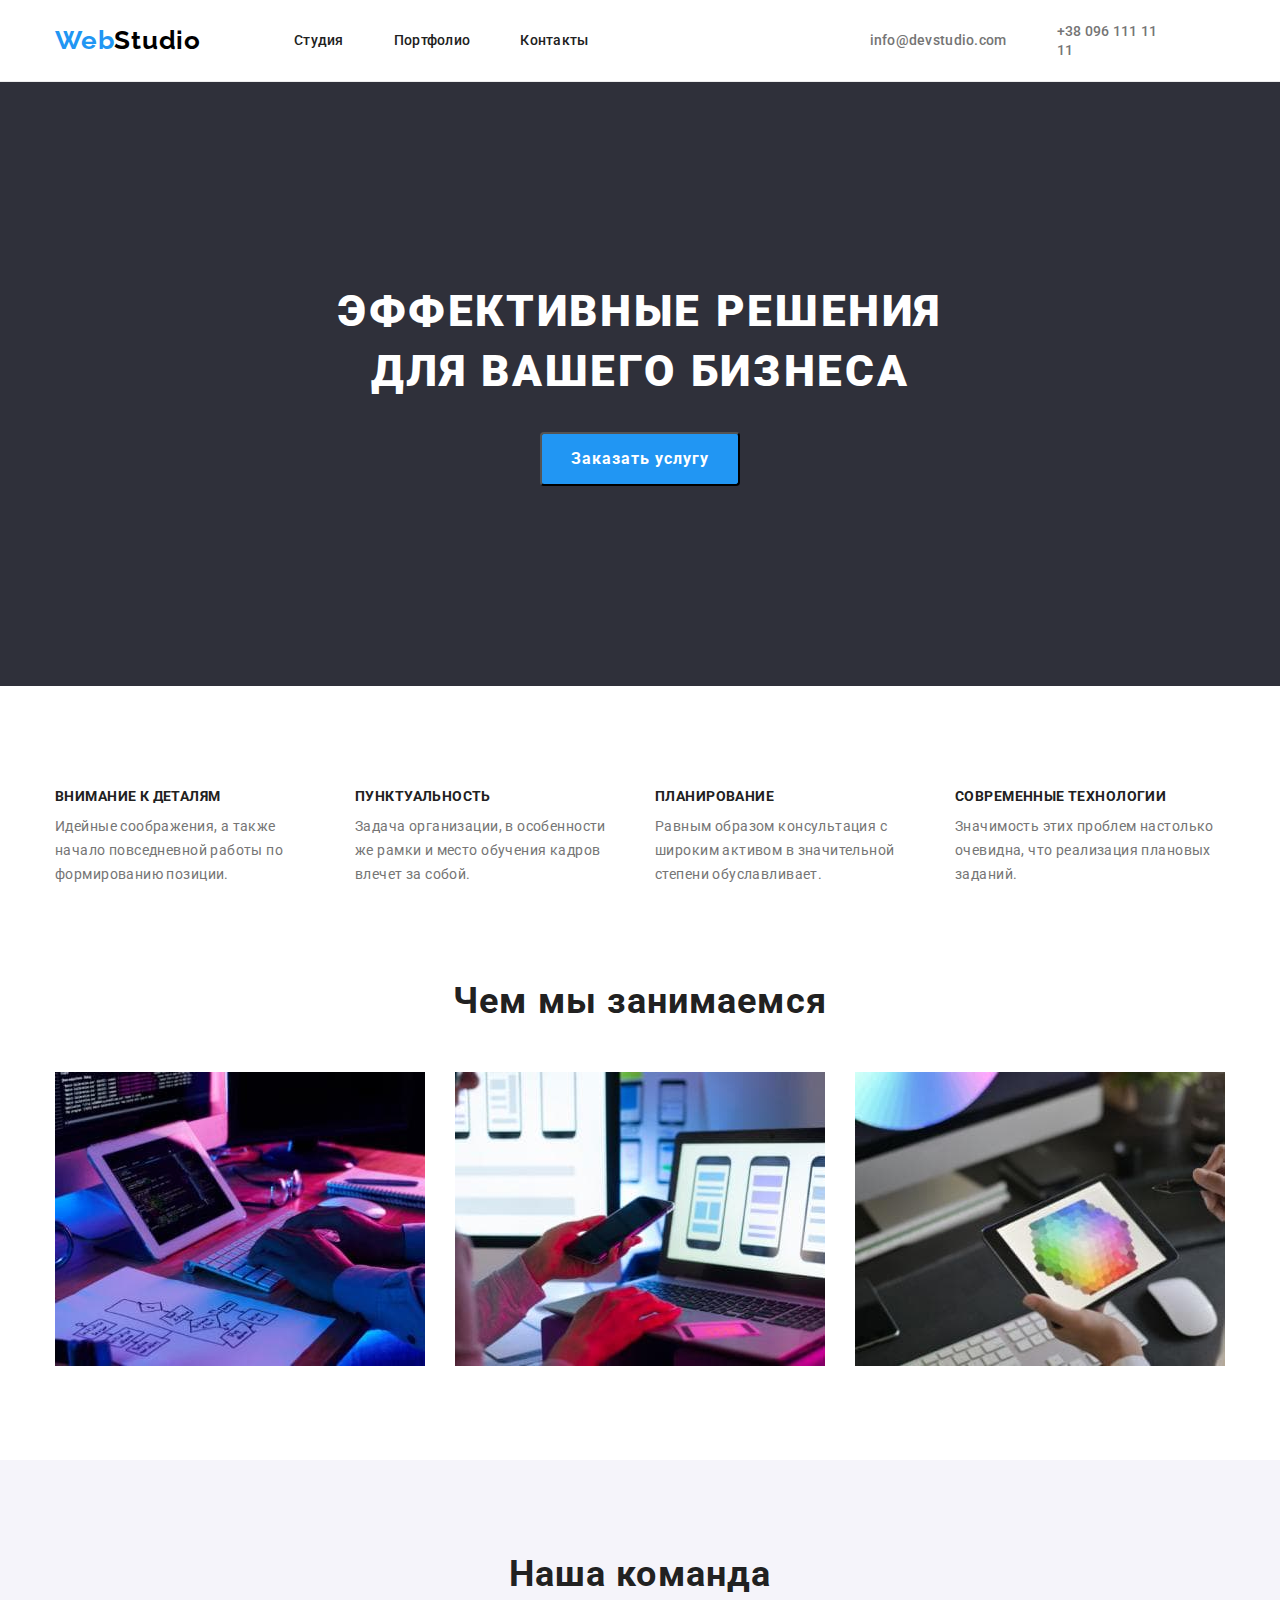
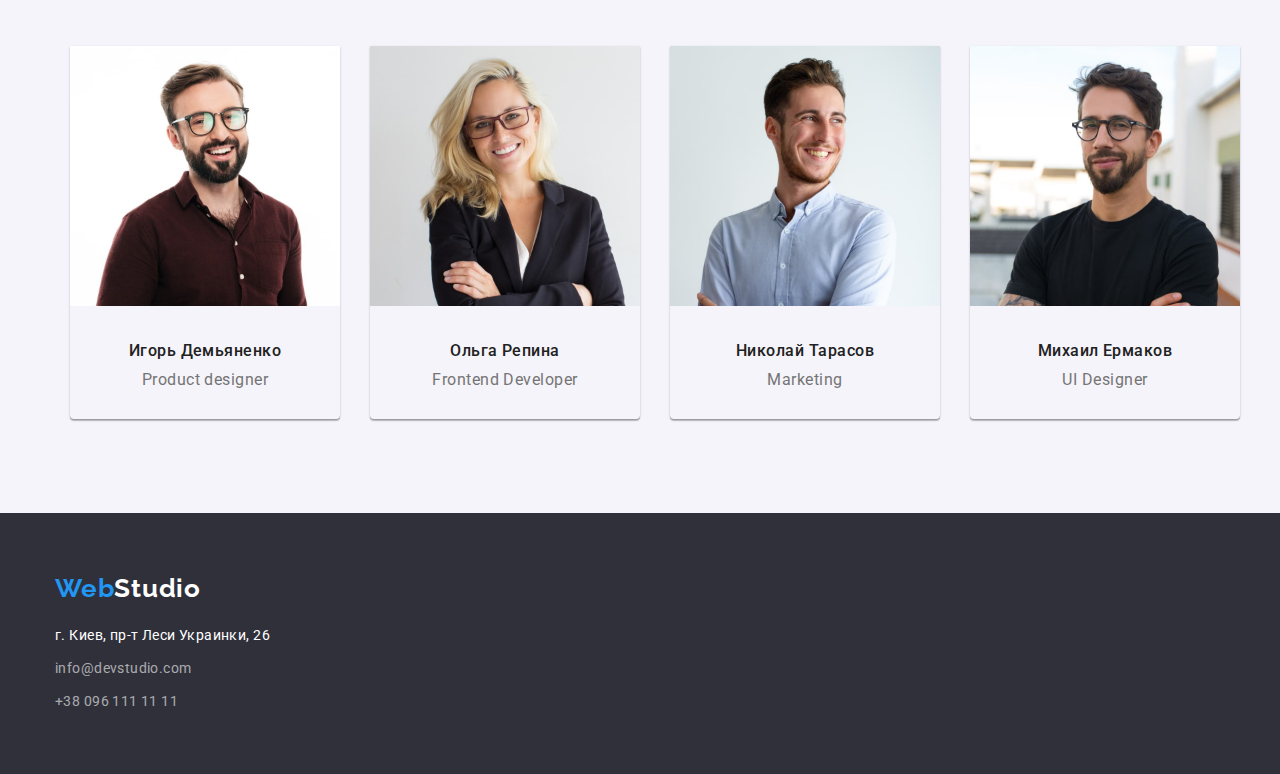
<file: index.html>
<!DOCTYPE html>
<html lang="ru">

<head>
    <meta charset="UTF-8">
    <meta name="viewport" content="width=device-width, initial-scale=1.0">
    <title>Студия</title>
    <link rel="preconnect" href="https://fonts.googleapis.com">
    <link rel="preconnect" href="https://fonts.gstatic.com" crossorigin>
    <link href="https://fonts.googleapis.com/css2?family=Raleway:wght@700&family=Roboto:wght@400;500;700;900&display=swap"
        rel="stylesheet">
    <link rel="stylesheet" href="https://cdnjs.cloudflare.com/ajax/libs/modern-normalize/1.1.0/modern-normalize.min.css"/>
    <link rel="stylesheet" href="./css/styles.css" />
</head>

<body class="all-page">
  <header class="top">
    <div class="container">
        <a href="./index.html" class="logo"><span class="logo-web">Web</span><span class="logo-studio">Studio</span></a>
        <nav>
            <ul class="top-list list">
                <li class="top-item"><a href="./index.html" class="navigation">Студия</a></li>
                <li class="top-item"><a href="./portfolio.html" class="navigation">Портфолио</a></li>
                <li class="top-item"><a href="" class="navigation">Контакты</a></li>
                <li class="top-item"><a href="mailto:info@devstudio.com" class="contacts">info@devstudio.com</a></li>
                <li class="top-item"><a href="tel:+380961111111" class="contacts">+38 096 111 11 11</a></li>
            </ul>
        </nav>
    </div>
  </header>
    <main>
        <section class="hero">
            <div class="container">
            <ul class="hero-list list">
            <li class="hero-list-item"> <h1 class="hero-title">Эффективные решения для вашего бизнеса</h1>
            </li> 
            <li class="hero-list-item"> <button type="button" class="button">Заказать услугу</button>
            </li>
            </ul>
            </div>
        </section>
        <section class="header-text">
            <div class="container">
            <ul class="header-list list">
                <li class="header-list-item">
                    <h3 class="ideas">Внимание к деталям</h3>
                    <p class="text">Идейные соображения, а также начало повседневной работы по формированию позиции.
                    </p>
                </li>
                <li class="header-list-item">
                    <h3 class="ideas">Пунктуальность</h3>
                    <p class="text">Задача организации, в особенности же рамки и место обучения кадров влечет за собой.
                    </p>
                </li>
                <li class="header-list-item">
                    <h3 class="ideas">Планирование</h3>
                    <p class="text">Равным образом консультация с широким активом в значительной степени обуславливает.
                    </p>
                </li>
                <li class="header-list-item">
                    <h3 class="ideas">Современные технологии</h3>
                    <p class="text">Значимость этих проблем настолько очевидна, что реализация плановых заданий.
                    </p>
                </li>
            </ul>
            </div>
        </section>
        <section class="class-box">
            <div class="container">
            <h2 class="second-header">Чем мы занимаемся</h2>
            <ul class="class-list list">
                <li class="second-header-item"><img src="./hw1-images/homework1-1.jpg" alt="Десктоп" width="370" height="294"></li>
                <li class="second-header-item"><img src="./hw1-images/homework1-2.jpg" alt="Мобильный" width="370" height="294"></li>
                <li class="second-header-item"><img src="./hw1-images/homework1-3.jpg" alt="Планшет" width="370" height="294"></li>
            </ul>
            </div>
        </section>
        <section class="team-box">
            <div class="container">
            <h2 class="second-header">Наша команда</h2>
            <ul class="team-box-list list">
                <li class="team-box-item"><img src="./hw1-images/homework1-4.jpg" alt="Игорь Демьяненко" width="270" height="260">
                    <div class="employee-position">
                    <h3 class="employee">Игорь Демьяненко</h3>
                    <p class="position">Product designer</p>
                    </div>
                </li>
                <li class="team-box-item"><img src="./hw1-images/homework1-5.jpg" alt="Ольга Репина" width="270" height="260">
                    <div class="employee-position">
                    <h3 class="employee">Ольга Репина</h3>
                    <p class="position">Frontend Developer</p>
                    </div>
                </li>
                <li class="team-box-item"><img src="./hw1-images/homework1-6.jpg" alt="Николай Тарасов" width="270" height="260">
                    <div class="employee-position">
                    <h3 class="employee">Николай Тарасов</h3>
                    <p class="position">Marketing</p>
                    </div>
                </li>
                <li class="team-box-item"><img src="./hw1-images/homework1-7.jpg" alt="Михаил Ермаков" width="270" height="260">
                    <div class="employee-position">
                    <h3 class="employee">Михаил Ермаков</h3>
                    <p class="position">UI Designer</p>
                    </div>
                </li>
            </ul>
            </div>
        </section>
    </main>
    <footer class="bottom">
        <div class="container">
        <a href="./index.html" class="logo-bot"><span class="logo-web">Web</span><span class="logo-studio-bot">Studio</span></a>
        <address class="adress">
            г. Киев, пр-т Леси Украинки, 26
            <ul class="contacts-list list">
                <li class="bottom-list-item"><a href="mailto:info@devstudio.com" class="contacts-bottom">info@devstudio.com</a></li>
                <li class="bottom-list-item"><a href="tel:+380961111111" class="contacts-bottom">+38 096 111 11 11</a></li>
            </ul>
        </address>
        </div>
    </footer>
</body>

</html>
</file>
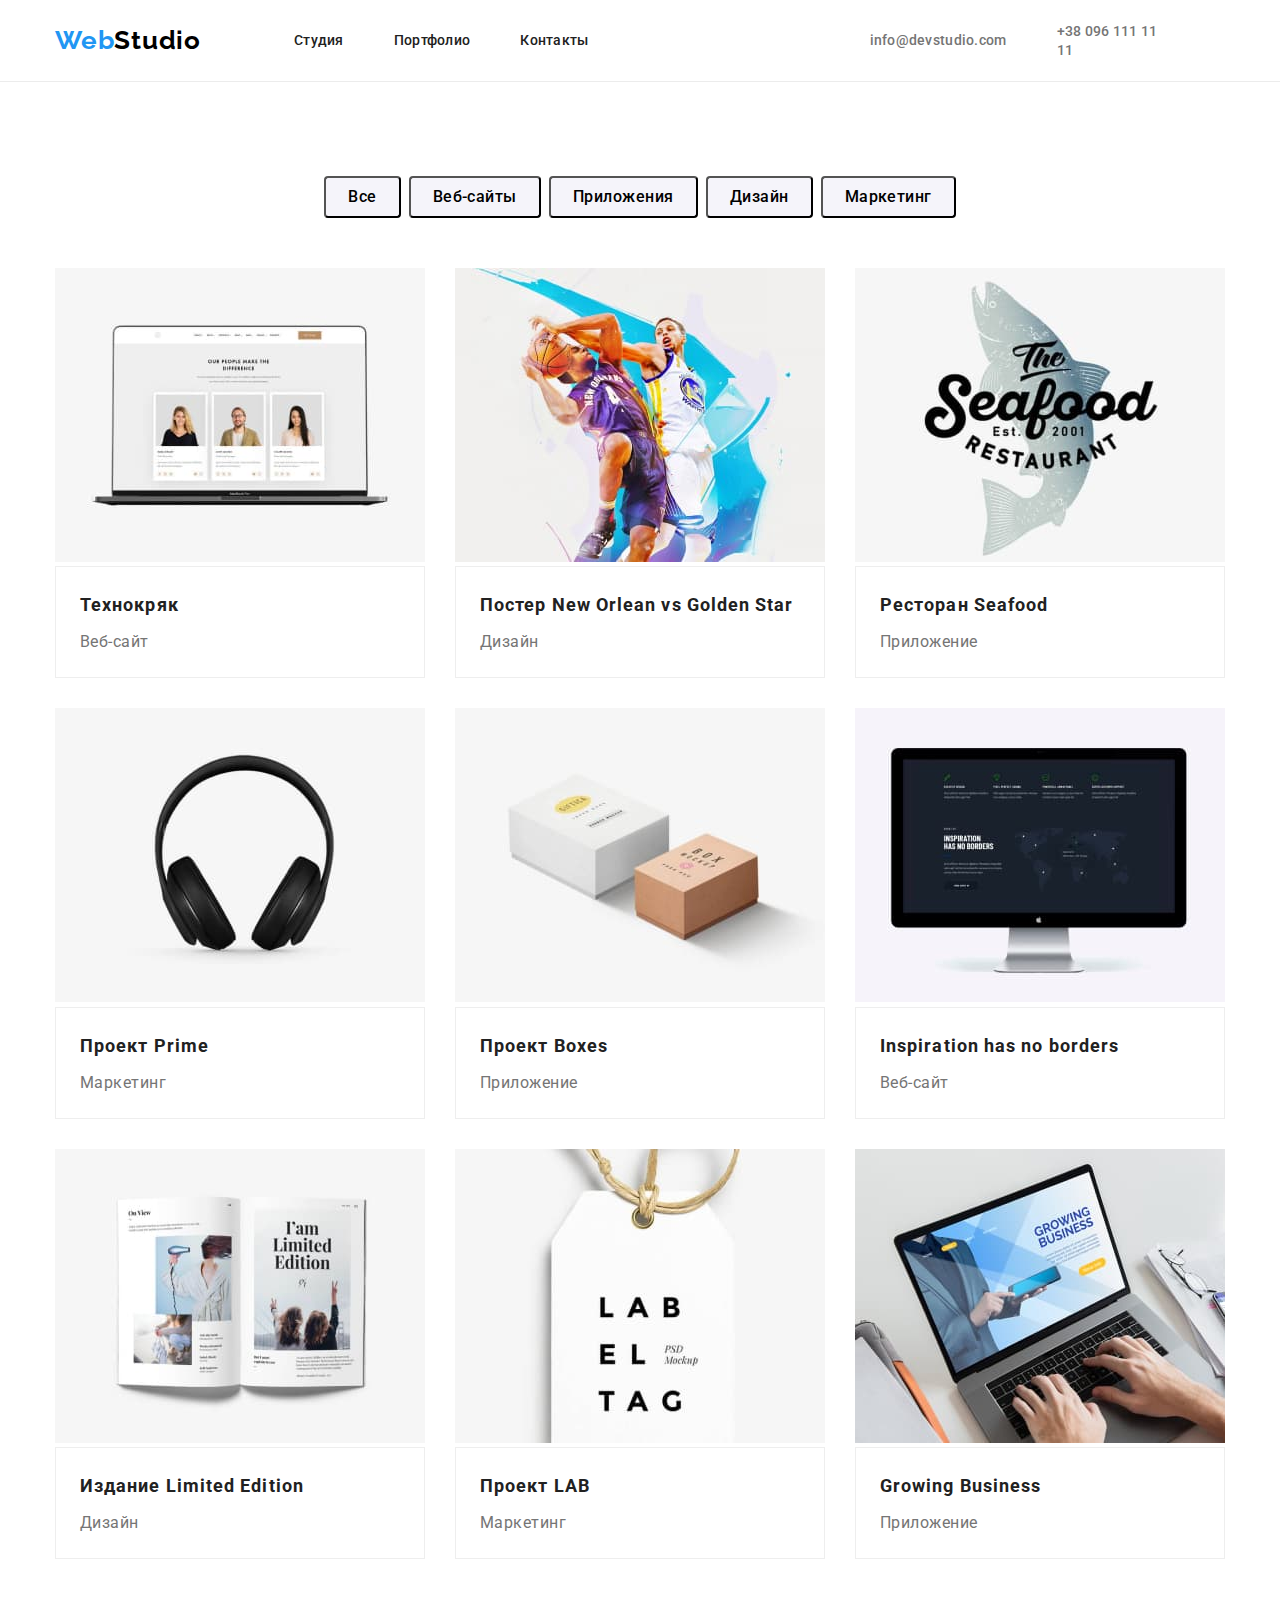
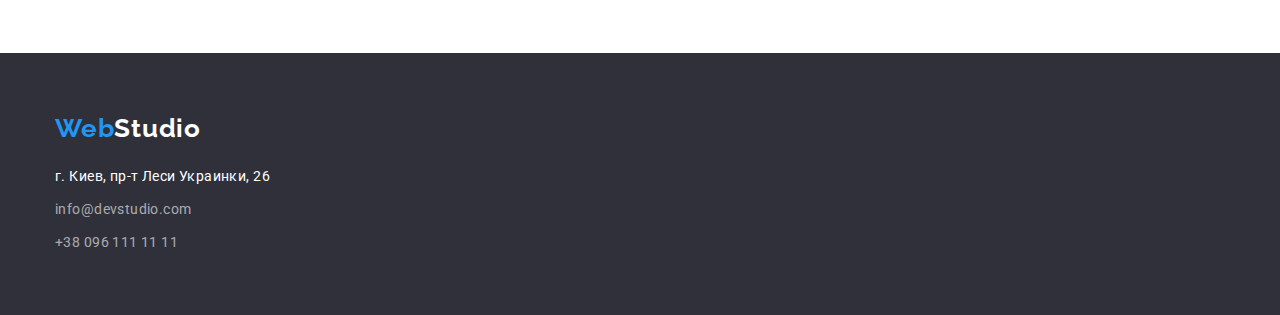
<file: portfolio.html>
<!DOCTYPE html>
<html lang="ru">

<head>
    <meta charset="UTF-8">
    <meta name="viewport" content="width=device-width, initial-scale=1.0">
    <title>Портфолио</title>
    <link rel="preconnect" href="https://fonts.googleapis.com">
    <link rel="preconnect" href="https://fonts.gstatic.com" crossorigin>
    <link href="https://fonts.googleapis.com/css2?family=Raleway:wght@700&family=Roboto:wght@400;500;700;900&display=swap"
        rel="stylesheet">
    <link rel="stylesheet" href="https://cdnjs.cloudflare.com/ajax/libs/modern-normalize/1.1.0/modern-normalize.min.css" />
    <link rel="stylesheet" href="./css/styles.css" />
</head>

<body class="all-page">
    <header class="top">
        <div class="container">
            <a href="./index.html" class="logo"><span class="logo-web">Web</span><span class="logo-studio">Studio</span></a>
            <nav>
                <ul class="top-list list">
                    <li class="top-item"><a href="./index.html" class="navigation">Студия</a></li>
                    <li class="top-item"><a href="./portfolio.html" class="navigation">Портфолио</a></li>
                    <li class="top-item"><a href="" class="navigation">Контакты</a></li>
                    <li class="top-item"><a href="mailto:info@devstudio.com" class="contacts">info@devstudio.com</a></li>
                    <li class="top-item"><a href="tel:+380961111111" class="contacts">+38 096 111 11 11</a></li>
                </ul>
            </nav>
        </div>
    </header>
    <main>
        <section class="portfolio">
        <div class="container">
        <ul class="button-list list">
            <li class="button-list-item"><button type="button" class="button-portfolio">Все</button></li>
            <li class="button-list-item"><button type="button" class="button-portfolio">Веб-сайты</button></li>
            <li class="button-list-item"><button type="button" class="button-portfolio">Приложения</button></li>
            <li class="button-list-item"><button type="button" class="button-portfolio">Дизайн</button></li>
            <li class="button-list-item"><button type="button" class="button-portfolio">Маркетинг</button></li>
        </ul>
        <ul class="portfolio-list list">
                <li class="portfolio-list-item"><img src="./hw1-images/homework2-1.jpg" alt="Страница веб-сайта" width="370" height="294">
                    <div class="portfolio-block">
                    <h3 class="portfolio-header">Технокряк</h3>
                    <p class="portfolio-text">Веб-сайт</p>
                    </div>
                </li>
                <li class="portfolio-list-item"><img src="./hw1-images/homework2-2.jpg" alt="Постер с баскетболистами" width="370" height="294">
                    <div class="portfolio-block">
                    <h3 class="portfolio-header">Постер New Orlean vs Golden Star</h3>
                    <p class="portfolio-text">Дизайн</p>
                    </div>
                </li>
                <li class="portfolio-list-item"><img src="./hw1-images/homework2-3.jpg" alt="Приложение рыбного ресторана" width="370" height="294">
                    <div class="portfolio-block">
                    <h3 class="portfolio-header">Ресторан Seafood</h3>
                    <p class="portfolio-text">Приложение</p>
                    </div>
                </li>
                <li class="portfolio-list-item"><img src="./hw1-images/homework2-4.jpg" alt="Наушники" width="370" height="294">
                    <div class="portfolio-block">
                    <h3 class="portfolio-header">Проект Prime</h3>
                    <p class="portfolio-text">Маркетинг</p>
                    </div>
                </li>
                <li class="portfolio-list-item"><img src="./hw1-images/homework2-5.jpg" alt="Коробки" width="370" height="294">
                    <div class="portfolio-block">
                    <h3 class="portfolio-header">Проект Boxes</h3>
                    <p class="portfolio-text">Приложение</p>
                    </div>
                </li>
                <li class="portfolio-list-item"><img src="./hw1-images/homework2-6.jpg" alt="Страница веб-сайта" width="370" height="294">
                    <div class="portfolio-block">
                    <h3 class="portfolio-header">Inspiration has no borders</h3>
                    <p class="portfolio-text">Веб-сайт</p>
                    </div>
                </li>
                <li class="portfolio-list-item"><img src="./hw1-images/homework2-7.jpg" alt="Книга" width="370" height="294">
                    <div class="portfolio-block">
                    <h3 class="portfolio-header">Издание Limited Edition</h3>
                    <p class="portfolio-text">Дизайн</p>
                    </div>
                </li>
                <li class="portfolio-list-item"><img src="./hw1-images/homework2-8.jpg" alt="Бирка" width="370" height="294">
                    <div class="portfolio-block">
                    <h3 class="portfolio-header">Проект LAB</h3>
                    <p class="portfolio-text">Маркетинг</p>
                    </div>
                </li>
                <li class="portfolio-list-item"><img src="./hw1-images/homework2-9.jpg" alt="Ноутбук" width="370" height="294">
                    <div class="portfolio-block">
                    <h3 class="portfolio-header">Growing Business</h3>
                    <p class="portfolio-text">Приложение</p>
                    </div>
                </li>
            </ul>
        </div>
        </section>
    </main>
    <footer class="bottom">
        <div class="container">
            <a href="./index.html" class="logo-bot"><span class="logo-web">Web</span><span
                    class="logo-studio-bot">Studio</span></a>
            <address class="adress">
                г. Киев, пр-т Леси Украинки, 26
                <ul class="contacts-list list">
                    <li class="bottom-list-item"><a href="mailto:info@devstudio.com"
                            class="contacts-bottom">info@devstudio.com</a></li>
                    <li class="bottom-list-item"><a href="tel:+380961111111" class="contacts-bottom">+38 096 111 11 11</a>
                    </li>
                </ul>
            </address>
        </div>
    </footer>
</body>
</html>
</file>
<file: css/styles.css>
:root {
--focus-color:#2196F3;
--text-color:#212121;
--hero-color: #FFFFFF;
--button-color: #FFFFFF;
--additional-text-color: #757575;
}
.all-page {
background-color: #FFFFFF; 
font-style: normal; 
font-family: 'Roboto', 'Raleway', sans-serif;
text-decoration: none;
}
p,
h1,
h2,
h3,
h4,
h5,
h6 {
margin 0;
}
ul,
ol {
padding-left: 0;
margin 0;
}
.container {
width: 1200px;
margin: 0 auto;
padding-left: 15px;
padding-right: 15px;
}
.top {
background-color: #FFFFFF;
margin: 0;
border-bottom: 1px solid #ECECEC;
}
.bottom {
background-color: #2F303A;
font-weight: 400;
font-size: 14px;
line-height: 1.7;
letter-spacing: 0.03em;
color: var(--hero-color);
text-decoration: none;
}
.logo, .logo-bot {
font-family: 'Raleway';
font-weight: 700;
font-size: 26px;
line-height: 1.2;
letter-spacing: 0.03em;
text-decoration: none;
margin: 0;
padding-top: 25px;
padding-bottom: 25px;
}
.logo-web {
color: #2196F3;
margin: 0;
}
.logo-studio {
color: #000000;
margin: 0;
padding-right: 93px;
}
.logo-studio-bot {
color: #FFFFFF;
margin: 0;
}
.top .container {
display: flex;
justify-content: space-between;
align-items: center;
margin: 0 auto;
}
.top-list {
display: flex;
justify-content: flex-start;
align-items: center;
mar
}
.top-item {
display: block;
margin-right: 50px;
}
.top-item:nth-last-child(2) {
margin-left: 231px;
}
.list {
list-style: none;
margin: 0;
}
.navigation {
color: var(--text-color); text-decoration: none;
font-weight: 500;
font-size: 14px;
line-height: 1.14;
letter-spacing: 0.02em;
padding-top: 32px;
padding-bottom: 32px;
}
.navigation:hover,
.navigation:focus {
color: var(--focus-color);
}
.contacts {
font-weight: 500;
font-size: 14px;
line-height: 1.14;
letter-spacing: 0.02em;
color: var(--additional-text-color); text-decoration: none;
}
.contacts:hover,
.contacts:focus {
color: var(--focus-color);
}
.contacts-bottom {
font-size: 14px;
line-height: 1.71;
letter-spacing: 0.03em;
color: rgba(255, 255, 255, 0.6);
font-style: normal;
text-decoration: none;
}
.contacts-bottom:hover,
.contacts-bottom:focus {
color: var(--focus-color);
}
.hero {
background-color: #2F303A;
width: auto;
display: block;
margin: auto;
justify-content: center;
align-items: center;
padding-top: 200px;
padding-bottom: 200px;
}
.hero .container {
margin: 0 auto;
text-align: center;
}
.hero-list {
display: inline-block;
margin: 0;
}
.hero-list-item {
margin: 0;
}
.hero-title {
font-weight: 900;
font-size: 44px;
line-height: 1.36;
text-align: center;
letter-spacing: 0.06em;
text-transform: uppercase;
color: var(--hero-color);
width: 696px;
flex-direction: row;
flex-wrap: wrap;
padding-bottom: 30px;
margin: 0%;
}
.button {
background-color: #2196F3;
font-family: inherit;
font-weight: 700;
font-size: 16px;
line-height: 1.875;
letter-spacing: 0.06em;
color: var(--button-color);
border-radius: 4px;
width: 200px;
padding-top: 10px;
padding-bottom: 10px;
}
.button:hover,
.button:focus {
cursor: pointer;
}
.button-portfolio {
background-color: #F5F4FA;
font-weight: 500;
font-size: 16px;
line-height: 1.6;
text-align: center;
letter-spacing: 0.03em;
font-family: 'Roboto';
display: inline-block;
border-radius: 4px;
padding: 6px 22px;
}
.button-portfolio:hover,
.button-portfolio:focus {
color: var(--button-color);
background-color: var(--focus-color);
cursor: pointer;
}
.header-list {
display: flex;
justify-content: space-between;
}
.header-list-item {
flex-wrap: wrap;
max-width: 270px;
}
.header-list-item:not(:last-child) {
margin-right: 30px;
}
.header-text {
font-size: 14px;
line-height: 1.15;
letter-spacing: 0.03em;
color: var(--text-color);
list-style: none;
padding-top: 103px;
flex-basis: calc(100%/4-30px);
}
.header-text .container {
}
.header-list-item .ideas {
display: flex;
justify-content: space-around;
margin 0;
justify-content: space-between;
}
.ideas {
font-size: 14px;
line-height: 1.14;
letter-spacing: 0.03em;
text-transform: uppercase;
color: var(--text-color);
display: inline-block;
justify-content: space-between;
margin: 0;
padding-bottom: 10px;
}
.text {
font-style: normal;
font-size: 14px;
line-height: 1.71;
letter-spacing: 0.03em;
color: var(--additional-text-color);
margin: 0 auto;
min-width: 270px;
}
.class-box {
padding-top: 94px;
padding-bottom: 94px;
}
.class-box .container {
margin 0 auto;
}
.second-header {
font-weight: 700;
font-size: 36px;
line-height: 1.16;
text-align: center;
letter-spacing: 0.03em;
color: var(--text-color);
text-align: center;
display: flex;
justify-content: center;
text-align: center;
padding-bottom: 50px;
margin: 0;
}
.second-header-item {
display: flex;
justify-content: center;
}
.class-list {
display: flex;
margin: 0;
}
.second-header-item:not(:last-child) {
margin-right: 30px;
}
.team-box {
margin: 0;
background: #F5F4FA;
padding-top: 94px;
padding-bottom: 94px;
}
.team-box-list {
display: flex;
margin: 0;
padding-left: 15px;
padding-right: 15px;
}
.team-box-item {
display: inline-block;
justify-content: center;
align-items: center;
box-shadow: 0px 1px 3px rgba(0, 0, 0, 0.12),
0px 1px 1px rgba(0, 0, 0, 0.14),
0px 2px 1px rgba(0, 0, 0, 0.2);
border-radius: 0px 0px 4px 4px;
box-shadow: 0px 1px 3px rgba(0, 0, 0, 0.12), 0px 1px 1px rgba(0, 0, 0, 0.14), 0px 2px 1px rgba(0, 0, 0, 0.2);
border-radius: 0px 0px 4px 4px;
margin: 0;
}
.team-box-item:not(:last-child) {
    margin-right: 30px;
}
.employee-position {
padding-top: 30px;
padding-bottom: 30px;
}
.employee {
font-weight: 500;
font-size: 16px;
line-height: 1.19;
text-align: center;
letter-spacing: 0.03em;
color: var(--text-color);
margin: 0;
margin-bottom: 10px;
}
.position {
font-weight: 400;
font-size: 16px;
line-height: 1.19;
text-align: center;
letter-spacing: 0.03em;
color: var(--additional-text-color);
margin: 0;
}
.button-list {
display: flex;
justify-content: center;
align-items: center;
margin: 0 auto;
margin-bottom: 50px;
}
.button-list-item:not(:last-child) {
margin-right: 8px;
}
.portfolio {
padding-top: 94px;
padding-bottom: 94px;
}
.portfolio-header {
font-size: 18px;
line-height: 2.0;
letter-spacing: 0.06em;
color: var(--text-color);
margin-top: 0;
margin-bottom: 4px;
}
.portfolio-text {
font-size: 16px;
line-height: 1.875;
letter-spacing: 0.03em;
color: var(--additional-text-color);
margin: 0 auto;
}
.portfolio-list {
display: flex;
flex-wrap: wrap;
}
.portfolio-list-item {
display: inline-block;
justify-content: center;
margin-bottom: 30px;
}
.portfolio-list-item:nth-last-child(-n + 3) {
margin-bottom: 0;
}
.portfolio-list-item:not(:nth-child(3n)){
margin-right: 30px;
}
.portfolio-block {
border: 1px solid #EEEEEE;
padding-top: 20px;
padding-bottom: 20px;
padding-left: 24px;
padding-right: 24px;
}
.adress {
font-weight: 400;
font-size: 14px;
line-height: 1.71;
letter-spacing: 0.03em;
color: #FFFFFF;
font-style: normal;
background-color: #2F303A;
margin-top: 20px;
}
.bottom {
padding-top: 60px;
padding-bottom: 60px;
}
.bottom .container {
margin: 0 auto;
}
.bottom-list-item {
margin-top: 9px;
}
</file>
